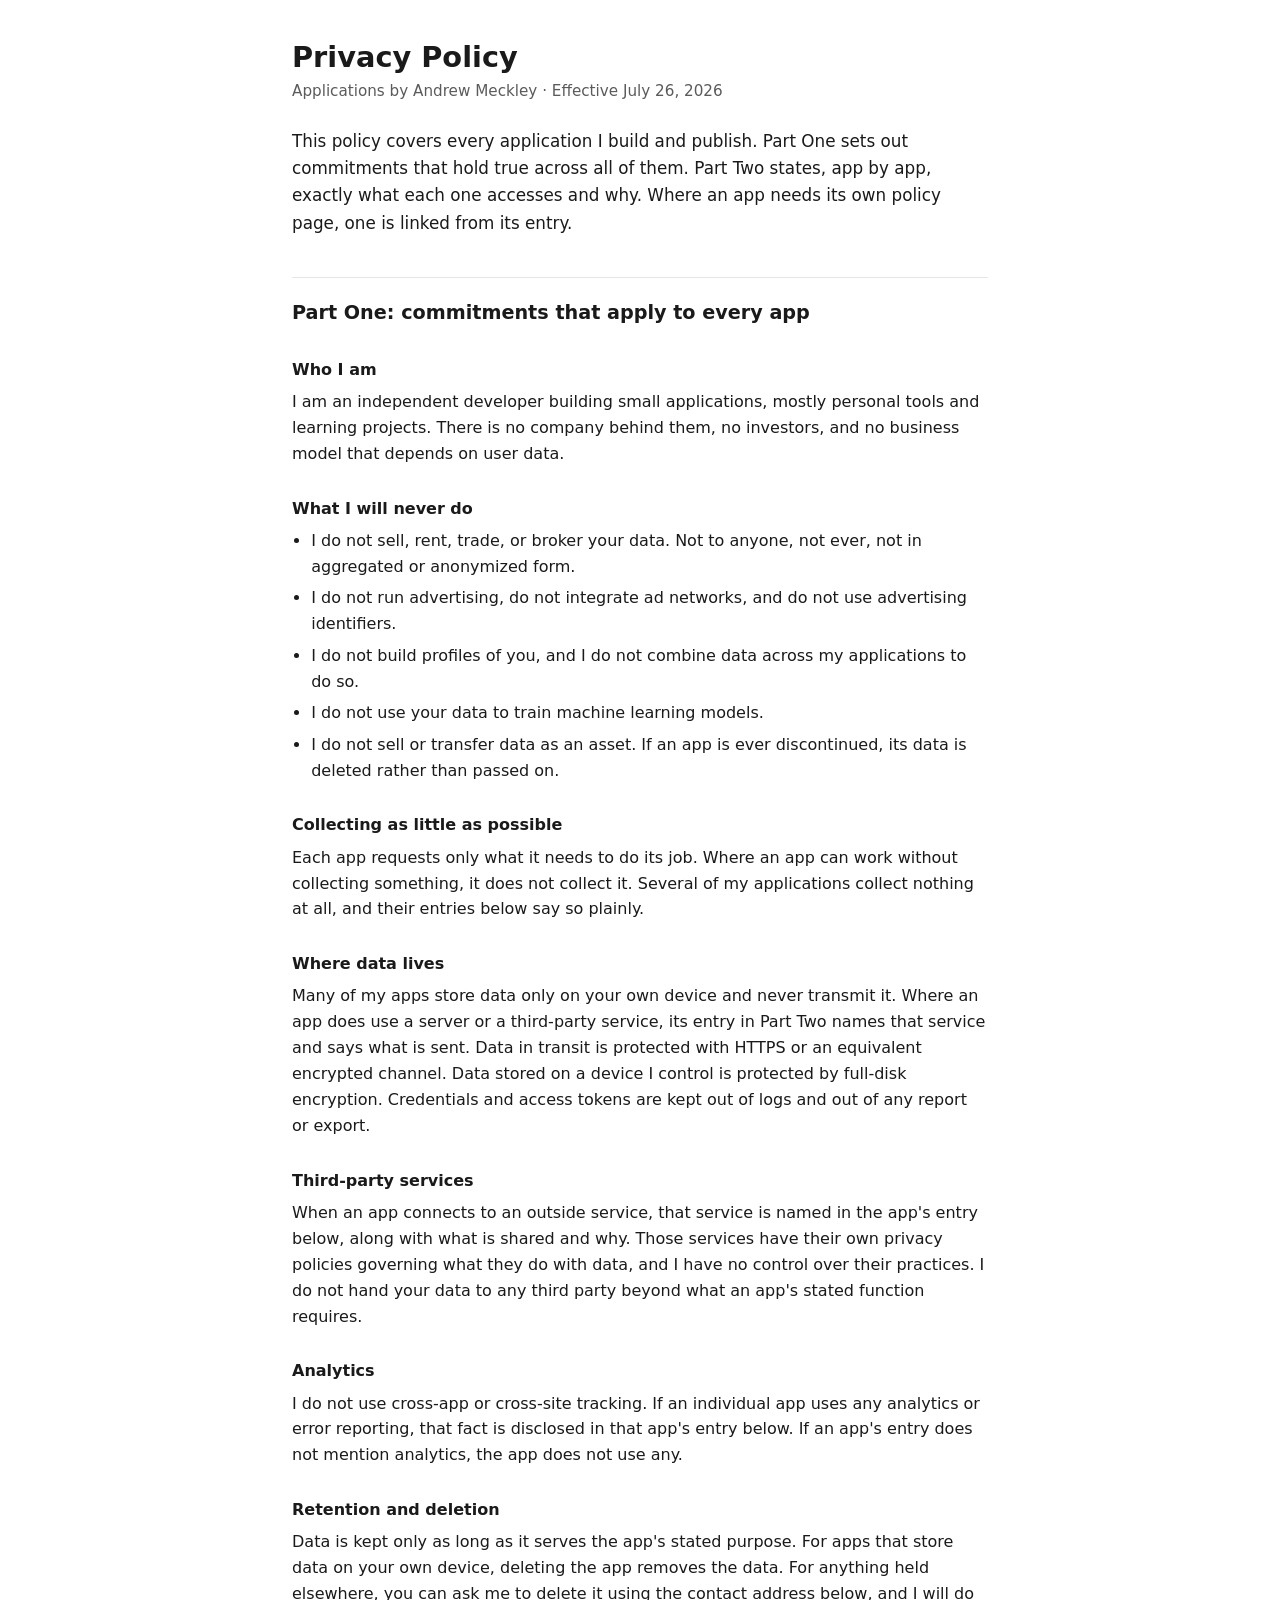
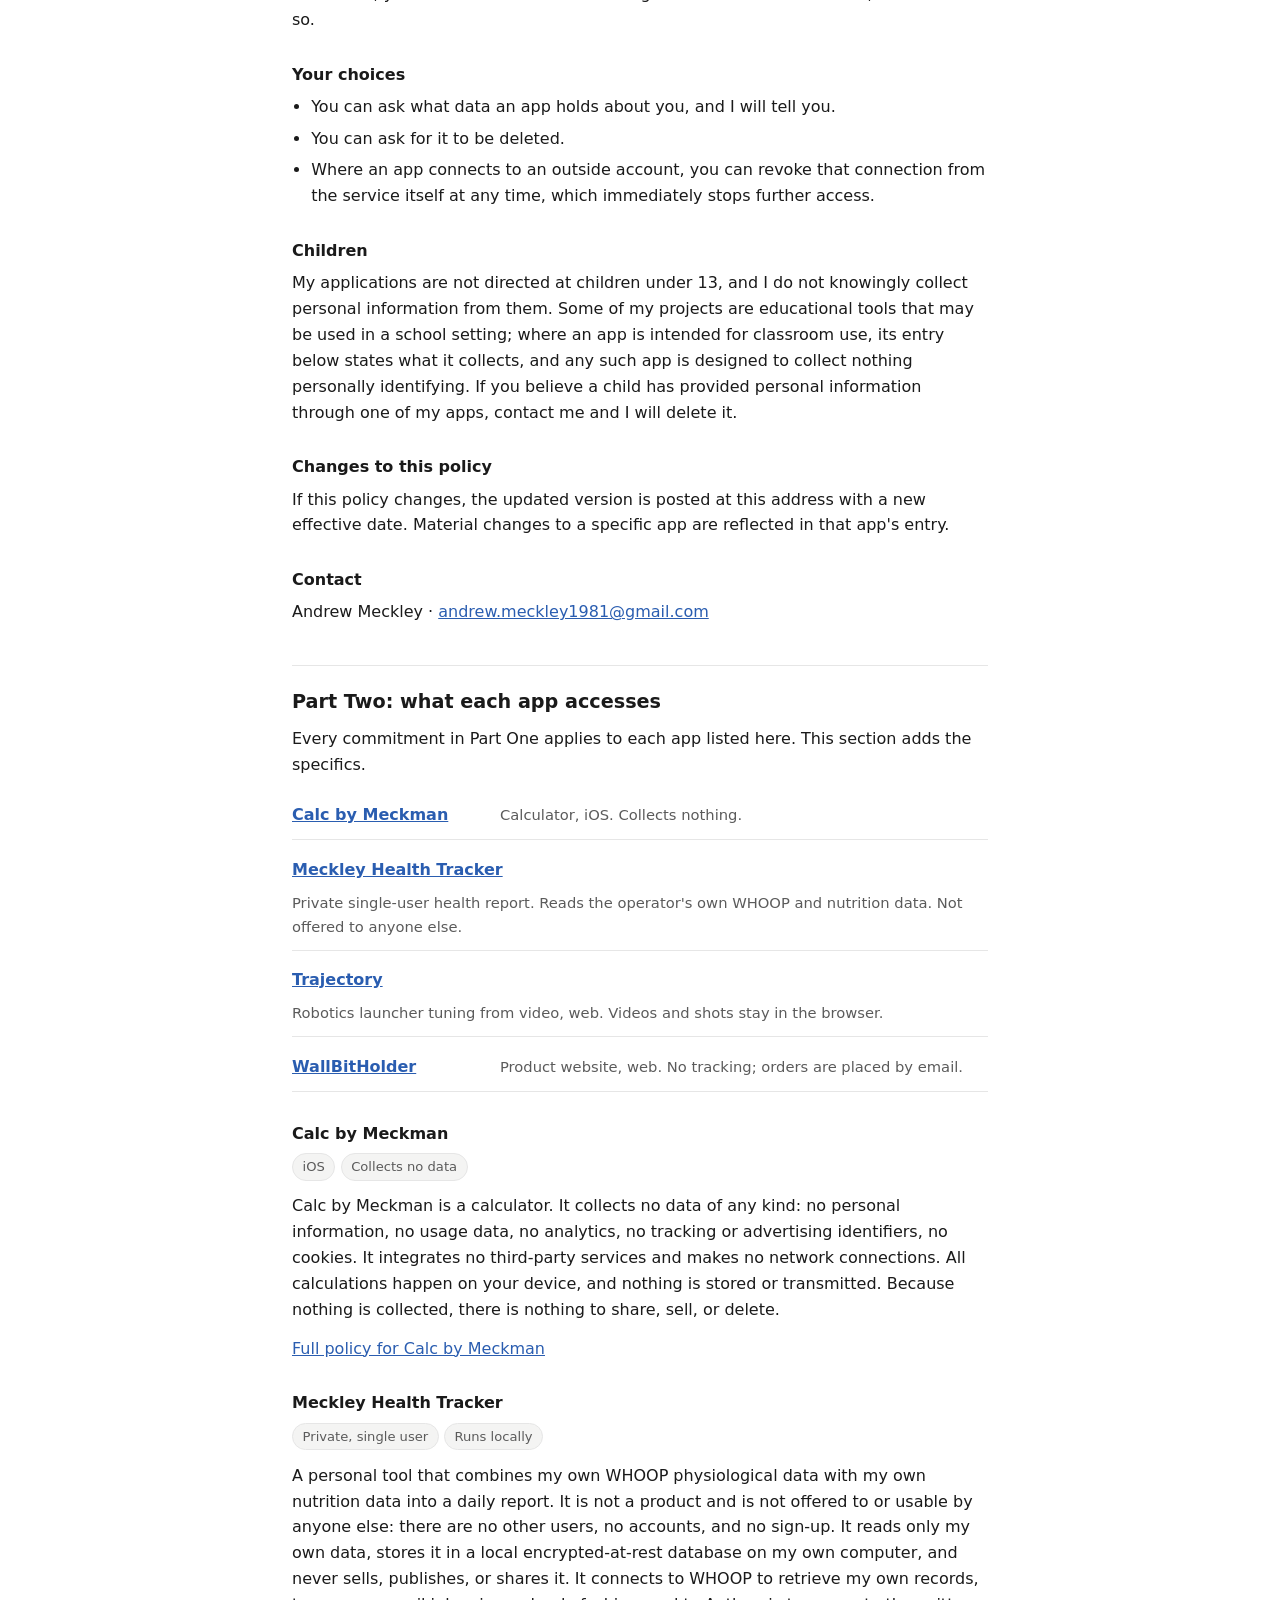
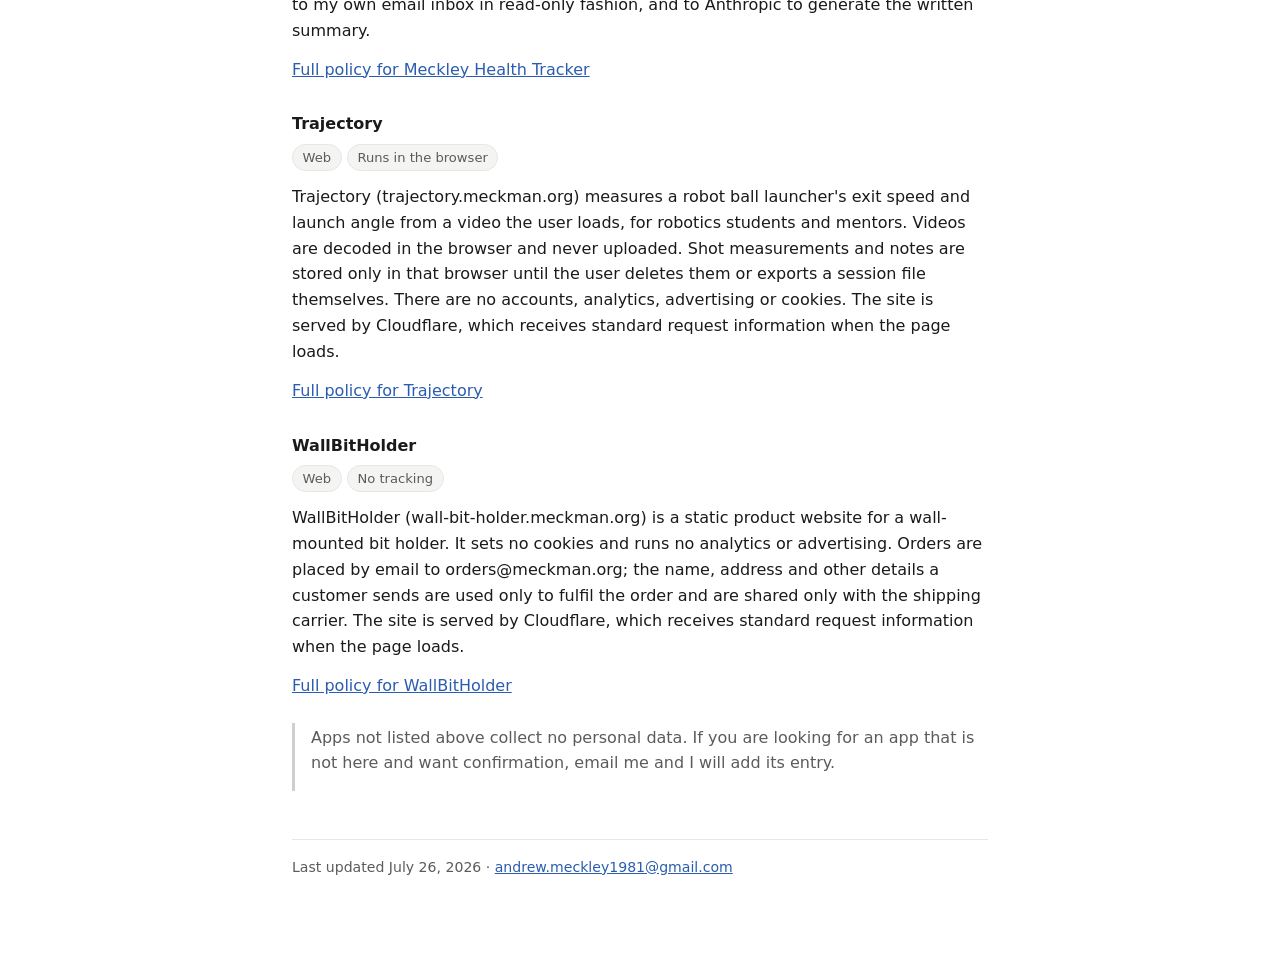
<file: index.html>
<!DOCTYPE html>
<html lang="en">
<head>
<meta charset="utf-8">
<meta name="viewport" content="width=device-width, initial-scale=1">
<meta http-equiv="Content-Security-Policy"
      content="default-src 'none'; style-src 'self'; img-src 'self'; base-uri 'none'; form-action 'none'">
<title>Privacy Policy - Apps by Andrew Meckley</title>
<link rel="stylesheet" href="style.css">
</head>
<body>

<h1>Privacy Policy</h1>
<p class="eff">Applications by Andrew Meckley &middot; Effective July 26, 2026</p>

<p class="lede">
  This policy covers every application I build and publish. Part One sets out commitments
  that hold true across all of them. Part Two states, app by app, exactly what each one
  accesses and why. Where an app needs its own policy page, one is linked from its entry.
</p>

<h2 id="part-one">Part One: commitments that apply to every app</h2>

<h3>Who I am</h3>
<p>
  I am an independent developer building small applications, mostly personal tools and
  learning projects. There is no company behind them, no investors, and no business model
  that depends on user data.
</p>

<h3>What I will never do</h3>
<ul>
  <li>I do not sell, rent, trade, or broker your data. Not to anyone, not ever, not in
      aggregated or anonymized form.</li>
  <li>I do not run advertising, do not integrate ad networks, and do not use advertising
      identifiers.</li>
  <li>I do not build profiles of you, and I do not combine data across my applications to
      do so.</li>
  <li>I do not use your data to train machine learning models.</li>
  <li>I do not sell or transfer data as an asset. If an app is ever discontinued, its data
      is deleted rather than passed on.</li>
</ul>

<h3>Collecting as little as possible</h3>
<p>
  Each app requests only what it needs to do its job. Where an app can work without
  collecting something, it does not collect it. Several of my applications collect nothing
  at all, and their entries below say so plainly.
</p>

<h3>Where data lives</h3>
<p>
  Many of my apps store data only on your own device and never transmit it. Where an app
  does use a server or a third-party service, its entry in Part Two names that service and
  says what is sent. Data in transit is protected with HTTPS or an equivalent encrypted
  channel. Data stored on a device I control is protected by full-disk encryption.
  Credentials and access tokens are kept out of logs and out of any report or export.
</p>

<h3>Third-party services</h3>
<p>
  When an app connects to an outside service, that service is named in the app's entry
  below, along with what is shared and why. Those services have their own privacy policies
  governing what they do with data, and I have no control over their practices. I do not
  hand your data to any third party beyond what an app's stated function requires.
</p>

<h3>Analytics</h3>
<p>
  I do not use cross-app or cross-site tracking. If an individual app uses any analytics
  or error reporting, that fact is disclosed in that app's entry below. If an app's entry
  does not mention analytics, the app does not use any.
</p>

<h3>Retention and deletion</h3>
<p>
  Data is kept only as long as it serves the app's stated purpose. For apps that store
  data on your own device, deleting the app removes the data. For anything held elsewhere,
  you can ask me to delete it using the contact address below, and I will do so.
</p>

<h3>Your choices</h3>
<ul>
  <li>You can ask what data an app holds about you, and I will tell you.</li>
  <li>You can ask for it to be deleted.</li>
  <li>Where an app connects to an outside account, you can revoke that connection from the
      service itself at any time, which immediately stops further access.</li>
</ul>

<h3>Children</h3>
<p>
  My applications are not directed at children under 13, and I do not knowingly collect
  personal information from them. Some of my projects are educational tools that may be
  used in a school setting; where an app is intended for classroom use, its entry below
  states what it collects, and any such app is designed to collect nothing personally
  identifying. If you believe a child has provided personal information through one of my
  apps, contact me and I will delete it.
</p>

<h3>Changes to this policy</h3>
<p>
  If this policy changes, the updated version is posted at this address with a new
  effective date. Material changes to a specific app are reflected in that app's entry.
</p>

<h3>Contact</h3>
<p>
  Andrew Meckley &middot;
  <a href="mailto:andrew.meckley1981@gmail.com">andrew.meckley1981@gmail.com</a>
</p>

<h2 id="part-two">Part Two: what each app accesses</h2>
<p>
  Every commitment in Part One applies to each app listed here. This section adds the
  specifics.
</p>

<ul class="applist">
  <li>
    <span class="name"><a href="apps/calc.html">Calc by Meckman</a></span>
    <span class="what">Calculator, iOS. Collects nothing.</span>
  </li>
  <li>
    <span class="name"><a href="apps/health-tracker.html">Meckley Health Tracker</a></span>
    <span class="what">Private single-user health report. Reads the operator's own WHOOP
      and nutrition data. Not offered to anyone else.</span>
  </li>
  <li>
    <span class="name"><a href="apps/trajectory.html">Trajectory</a></span>
    <span class="what">Robotics launcher tuning from video, web. Videos and shots stay in
      the browser.</span>
  </li>
  <li>
    <span class="name"><a href="apps/wall-bit-holder.html">WallBitHolder</a></span>
    <span class="what">Product website, web. No tracking; orders are placed by email.</span>
  </li>
</ul>

<h3 id="calc">Calc by Meckman</h3>
<p><span class="chip">iOS</span> <span class="chip">Collects no data</span></p>
<p>
  Calc by Meckman is a calculator. It collects no data of any kind: no personal
  information, no usage data, no analytics, no tracking or advertising identifiers, no
  cookies. It integrates no third-party services and makes no network connections. All
  calculations happen on your device, and nothing is stored or transmitted. Because
  nothing is collected, there is nothing to share, sell, or delete.
</p>
<p><a href="apps/calc.html">Full policy for Calc by Meckman</a></p>

<h3 id="health-tracker">Meckley Health Tracker</h3>
<p><span class="chip">Private, single user</span> <span class="chip">Runs locally</span></p>
<p>
  A personal tool that combines my own WHOOP physiological data with my own nutrition data
  into a daily report. It is not a product and is not offered to or usable by anyone else:
  there are no other users, no accounts, and no sign-up. It reads only my own data, stores
  it in a local encrypted-at-rest database on my own computer, and never sells, publishes,
  or shares it. It connects to WHOOP to retrieve my own records, to my own email inbox in
  read-only fashion, and to Anthropic to generate the written summary.
</p>
<p><a href="apps/health-tracker.html">Full policy for Meckley Health Tracker</a></p>

<h3 id="trajectory">Trajectory</h3>
<p><span class="chip">Web</span> <span class="chip">Runs in the browser</span></p>
<p>
  Trajectory (trajectory.meckman.org) measures a robot ball launcher's exit speed and
  launch angle from a video the user loads, for robotics students and mentors. Videos are
  decoded in the browser and never uploaded. Shot measurements and notes are stored only in
  that browser until the user deletes them or exports a session file themselves. There are
  no accounts, analytics, advertising or cookies. The site is served by Cloudflare, which
  receives standard request information when the page loads.
</p>
<p><a href="apps/trajectory.html">Full policy for Trajectory</a></p>

<h3 id="wall-bit-holder">WallBitHolder</h3>
<p><span class="chip">Web</span> <span class="chip">No tracking</span></p>
<p>
  WallBitHolder (wall-bit-holder.meckman.org) is a static product website for a wall-mounted
  bit holder. It sets no cookies and runs no analytics or advertising. Orders are placed by
  email to orders@meckman.org; the name, address and other details a customer sends are used
  only to fulfil the order and are shared only with the shipping carrier. The site is served
  by Cloudflare, which receives standard request information when the page loads.
</p>
<p><a href="apps/wall-bit-holder.html">Full policy for WallBitHolder</a></p>

<div class="note">
  <p>
    Apps not listed above collect no personal data. If you are looking for an app that is
    not here and want confirmation, email me and I will add its entry.
  </p>
</div>

<footer>
  Last updated July 26, 2026 &middot;
  <a href="mailto:andrew.meckley1981@gmail.com">andrew.meckley1981@gmail.com</a>
</footer>

</body>
</html>
</file>
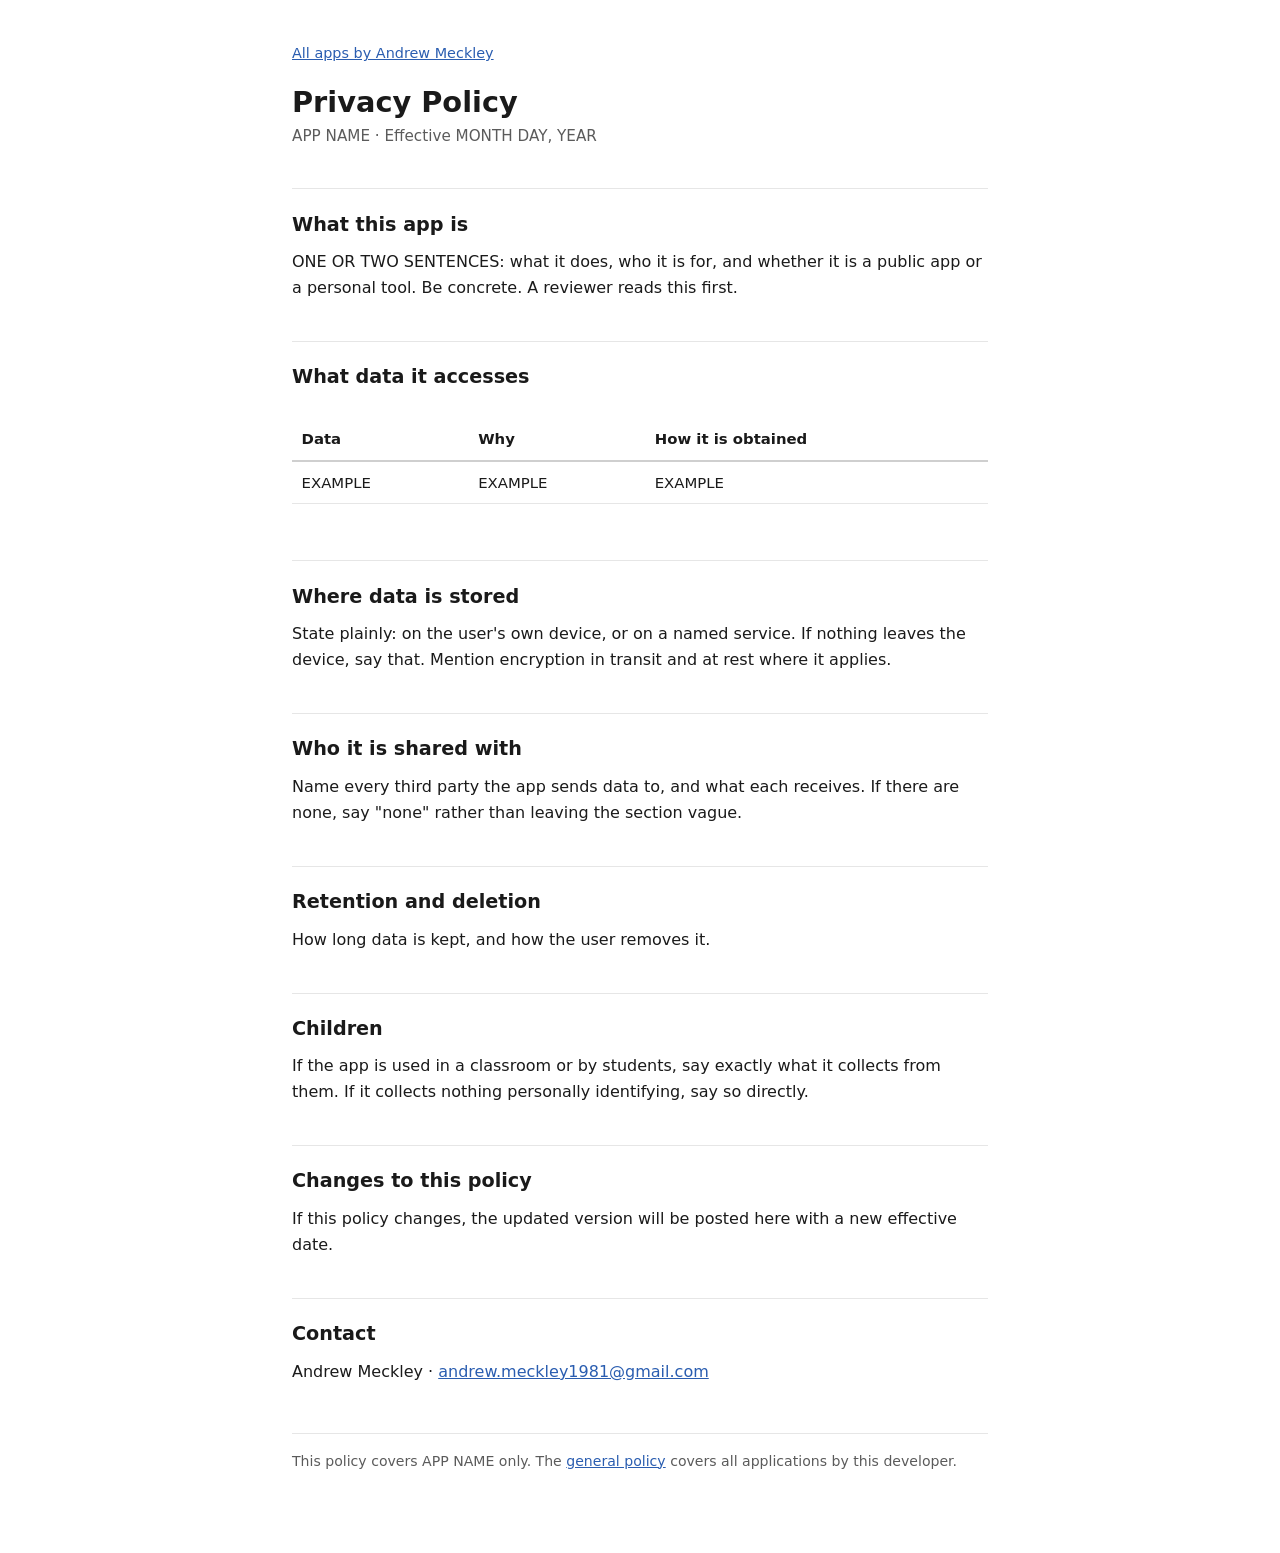
<file: apps/_template.html>
<!DOCTYPE html>
<html lang="en">
<head>
<meta charset="utf-8">
<meta name="viewport" content="width=device-width, initial-scale=1">
<meta http-equiv="Content-Security-Policy"
      content="default-src 'none'; style-src 'self'; img-src 'self'; base-uri 'none'; form-action 'none'">
<title>Privacy Policy - APP NAME</title>
<link rel="stylesheet" href="../style.css">
</head>
<body>

<a class="back" href="../index.html">All apps by Andrew Meckley</a>

<h1>Privacy Policy</h1>
<p class="eff">APP NAME &middot; Effective MONTH DAY, YEAR</p>

<h2>What this app is</h2>
<p>
  ONE OR TWO SENTENCES: what it does, who it is for, and whether it is a public app or a
  personal tool. Be concrete. A reviewer reads this first.
</p>

<h2>What data it accesses</h2>
<!-- If the honest answer is "none", delete the table and say so in one sentence.
     That is the best possible answer and it should be stated plainly. -->
<div class="scroll">
<table>
  <tr><th>Data</th><th>Why</th><th>How it is obtained</th></tr>
  <tr><td>EXAMPLE</td><td>EXAMPLE</td><td>EXAMPLE</td></tr>
</table>
</div>

<h2>Where data is stored</h2>
<p>
  State plainly: on the user's own device, or on a named service. If nothing leaves the
  device, say that. Mention encryption in transit and at rest where it applies.
</p>

<h2>Who it is shared with</h2>
<p>
  Name every third party the app sends data to, and what each receives. If there are
  none, say "none" rather than leaving the section vague.
</p>

<h2>Retention and deletion</h2>
<p>How long data is kept, and how the user removes it.</p>

<h2>Children</h2>
<p>
  If the app is used in a classroom or by students, say exactly what it collects from
  them. If it collects nothing personally identifying, say so directly.
</p>

<h2>Changes to this policy</h2>
<p>
  If this policy changes, the updated version will be posted here with a new effective
  date.
</p>

<h2>Contact</h2>
<p>
  Andrew Meckley &middot;
  <a href="mailto:andrew.meckley1981@gmail.com">andrew.meckley1981@gmail.com</a>
</p>

<footer>
  This policy covers APP NAME only. The
  <a href="../index.html">general policy</a> covers all applications by this developer.
</footer>

</body>
</html>
</file>
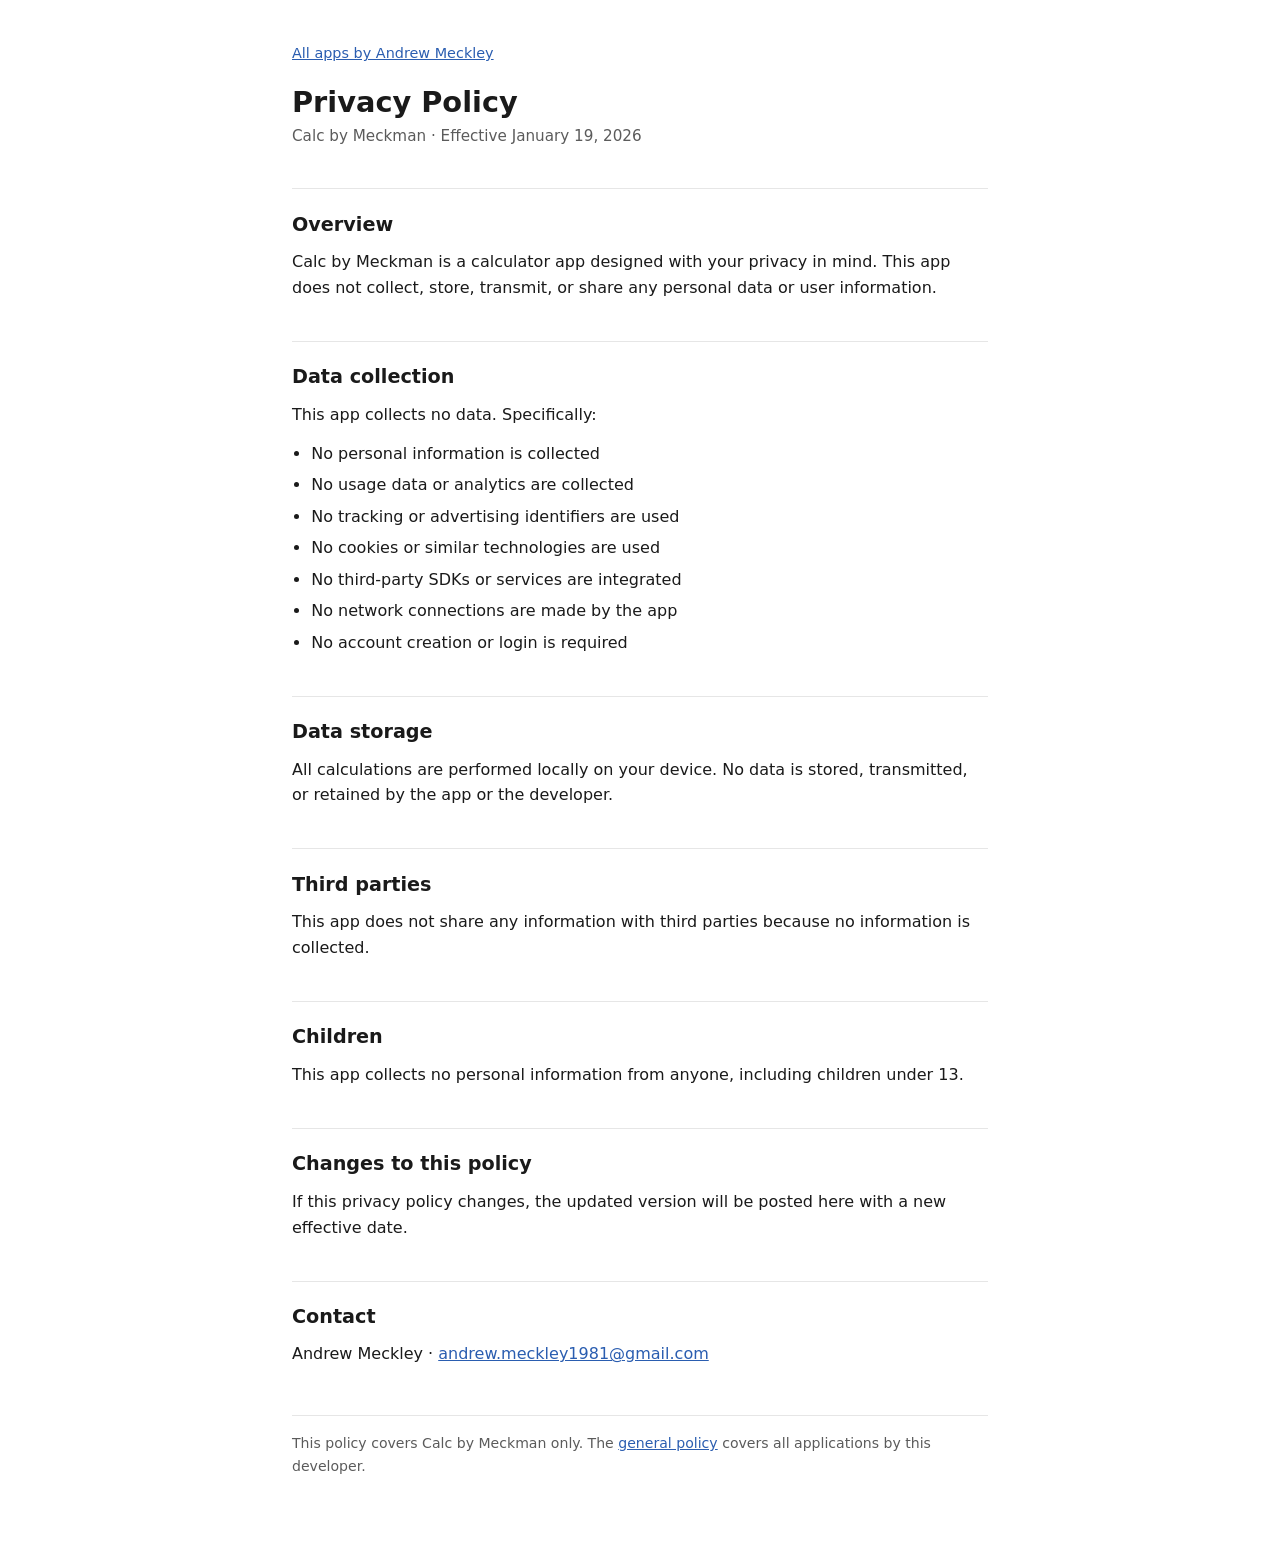
<file: apps/calc.html>
<!DOCTYPE html>
<html lang="en">
<head>
<meta charset="utf-8">
<meta name="viewport" content="width=device-width, initial-scale=1">
<meta http-equiv="Content-Security-Policy"
      content="default-src 'none'; style-src 'self'; img-src 'self'; base-uri 'none'; form-action 'none'">
<title>Privacy Policy - Calc by Meckman</title>
<link rel="stylesheet" href="../style.css">
</head>
<body>

<a class="back" href="../index.html">All apps by Andrew Meckley</a>

<h1>Privacy Policy</h1>
<p class="eff">Calc by Meckman &middot; Effective January 19, 2026</p>

<h2>Overview</h2>
<p>
  Calc by Meckman is a calculator app designed with your privacy in mind. This app does
  not collect, store, transmit, or share any personal data or user information.
</p>

<h2>Data collection</h2>
<p>This app collects no data. Specifically:</p>
<ul>
  <li>No personal information is collected</li>
  <li>No usage data or analytics are collected</li>
  <li>No tracking or advertising identifiers are used</li>
  <li>No cookies or similar technologies are used</li>
  <li>No third-party SDKs or services are integrated</li>
  <li>No network connections are made by the app</li>
  <li>No account creation or login is required</li>
</ul>

<h2>Data storage</h2>
<p>
  All calculations are performed locally on your device. No data is stored, transmitted,
  or retained by the app or the developer.
</p>

<h2>Third parties</h2>
<p>
  This app does not share any information with third parties because no information is
  collected.
</p>

<h2>Children</h2>
<p>
  This app collects no personal information from anyone, including children under 13.
</p>

<h2>Changes to this policy</h2>
<p>
  If this privacy policy changes, the updated version will be posted here with a new
  effective date.
</p>

<h2>Contact</h2>
<p>
  Andrew Meckley &middot;
  <a href="mailto:andrew.meckley1981@gmail.com">andrew.meckley1981@gmail.com</a>
</p>

<footer>
  This policy covers Calc by Meckman only. The
  <a href="../index.html">general policy</a> covers all applications by this developer.
</footer>

</body>
</html>
</file>
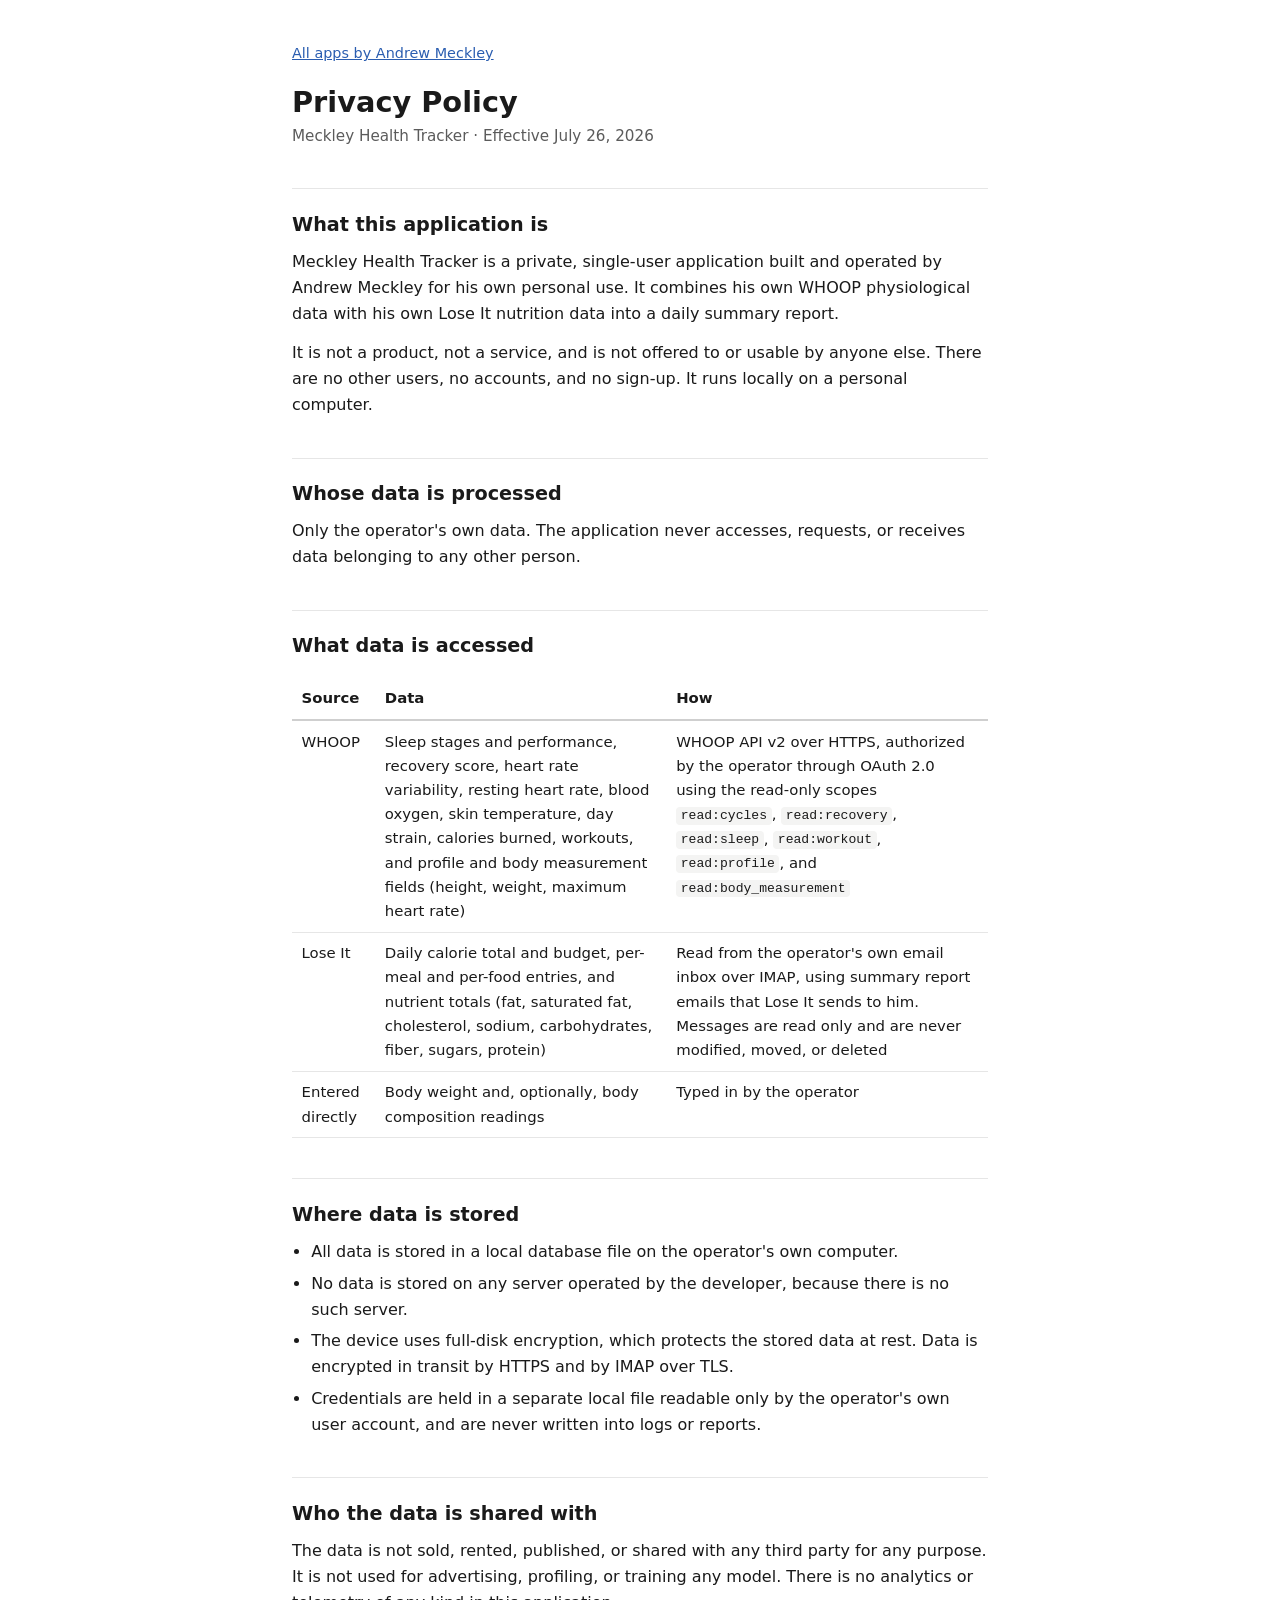
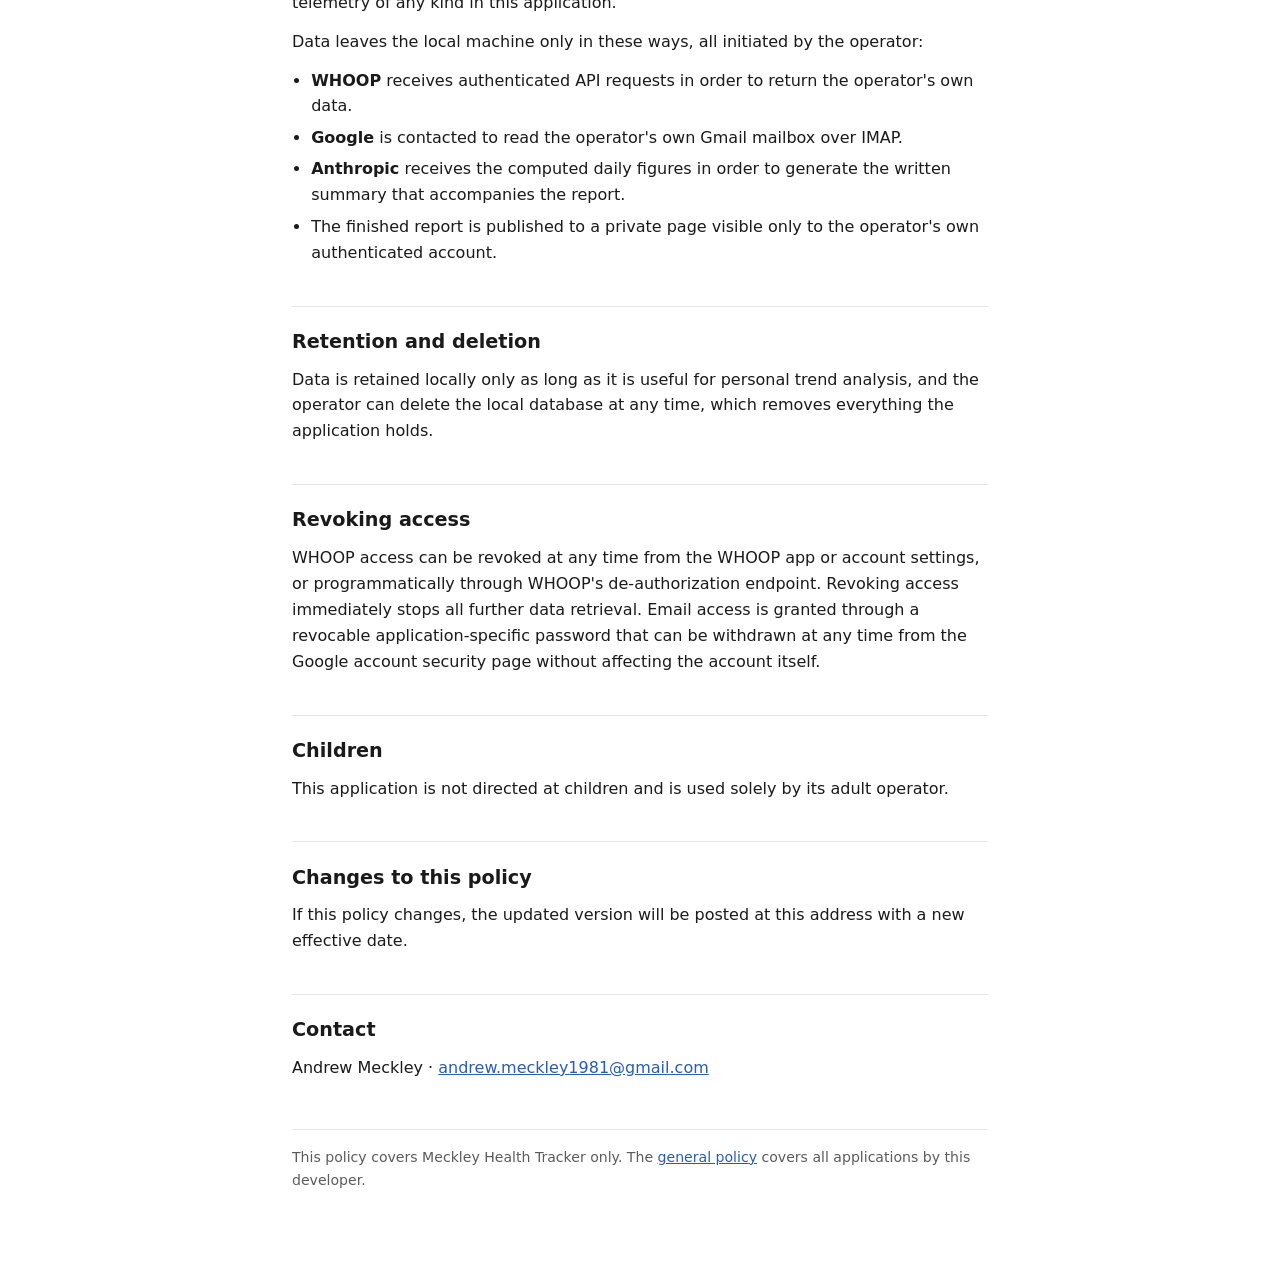
<file: apps/health-tracker.html>
<!DOCTYPE html>
<html lang="en">
<head>
<meta charset="utf-8">
<meta name="viewport" content="width=device-width, initial-scale=1">
<meta http-equiv="Content-Security-Policy"
      content="default-src 'none'; style-src 'self'; img-src 'self'; base-uri 'none'; form-action 'none'">
<title>Privacy Policy - Meckley Health Tracker</title>
<link rel="stylesheet" href="../style.css">
</head>
<body>

<a class="back" href="../index.html">All apps by Andrew Meckley</a>

<h1>Privacy Policy</h1>
<p class="eff">Meckley Health Tracker &middot; Effective July 26, 2026</p>

<h2>What this application is</h2>
<p>
  Meckley Health Tracker is a private, single-user application built and operated by
  Andrew Meckley for his own personal use. It combines his own WHOOP physiological data
  with his own Lose It nutrition data into a daily summary report.
</p>
<p>
  It is not a product, not a service, and is not offered to or usable by anyone else.
  There are no other users, no accounts, and no sign-up. It runs locally on a personal
  computer.
</p>

<h2>Whose data is processed</h2>
<p>
  Only the operator's own data. The application never accesses, requests, or receives
  data belonging to any other person.
</p>

<h2>What data is accessed</h2>
<table>
  <tr><th>Source</th><th>Data</th><th>How</th></tr>
  <tr>
    <td>WHOOP</td>
    <td>Sleep stages and performance, recovery score, heart rate variability, resting
        heart rate, blood oxygen, skin temperature, day strain, calories burned,
        workouts, and profile and body measurement fields (height, weight, maximum
        heart rate)</td>
    <td>WHOOP API v2 over HTTPS, authorized by the operator through OAuth 2.0 using the
        read-only scopes <code>read:cycles</code>, <code>read:recovery</code>,
        <code>read:sleep</code>, <code>read:workout</code>, <code>read:profile</code>,
        and <code>read:body_measurement</code></td>
  </tr>
  <tr>
    <td>Lose It</td>
    <td>Daily calorie total and budget, per-meal and per-food entries, and nutrient
        totals (fat, saturated fat, cholesterol, sodium, carbohydrates, fiber, sugars,
        protein)</td>
    <td>Read from the operator's own email inbox over IMAP, using summary report emails
        that Lose It sends to him. Messages are read only and are never modified,
        moved, or deleted</td>
  </tr>
  <tr>
    <td>Entered directly</td>
    <td>Body weight and, optionally, body composition readings</td>
    <td>Typed in by the operator</td>
  </tr>
</table>

<h2>Where data is stored</h2>
<ul>
  <li>All data is stored in a local database file on the operator's own computer.</li>
  <li>No data is stored on any server operated by the developer, because there is no
      such server.</li>
  <li>The device uses full-disk encryption, which protects the stored data at rest.
      Data is encrypted in transit by HTTPS and by IMAP over TLS.</li>
  <li>Credentials are held in a separate local file readable only by the operator's own
      user account, and are never written into logs or reports.</li>
</ul>

<h2>Who the data is shared with</h2>
<p>
  The data is not sold, rented, published, or shared with any third party for any
  purpose. It is not used for advertising, profiling, or training any model. There is no
  analytics or telemetry of any kind in this application.
</p>
<p>Data leaves the local machine only in these ways, all initiated by the operator:</p>
<ul>
  <li><strong>WHOOP</strong> receives authenticated API requests in order to return the
      operator's own data.</li>
  <li><strong>Google</strong> is contacted to read the operator's own Gmail mailbox over
      IMAP.</li>
  <li><strong>Anthropic</strong> receives the computed daily figures in order to generate
      the written summary that accompanies the report.</li>
  <li>The finished report is published to a private page visible only to the operator's
      own authenticated account.</li>
</ul>

<h2>Retention and deletion</h2>
<p>
  Data is retained locally only as long as it is useful for personal trend analysis, and
  the operator can delete the local database at any time, which removes everything the
  application holds.
</p>

<h2>Revoking access</h2>
<p>
  WHOOP access can be revoked at any time from the WHOOP app or account settings, or
  programmatically through WHOOP's de-authorization endpoint. Revoking access
  immediately stops all further data retrieval. Email access is granted through a
  revocable application-specific password that can be withdrawn at any time from the
  Google account security page without affecting the account itself.
</p>

<h2>Children</h2>
<p>This application is not directed at children and is used solely by its adult operator.</p>

<h2>Changes to this policy</h2>
<p>
  If this policy changes, the updated version will be posted at this address with a new
  effective date.
</p>

<h2>Contact</h2>
<p>Andrew Meckley &middot; <a href="mailto:andrew.meckley1981@gmail.com">andrew.meckley1981@gmail.com</a></p>

<footer>
  This policy covers Meckley Health Tracker only. The
  <a href="../index.html">general policy</a> covers all applications by this developer.
</footer>

</body>
</html>
</file>
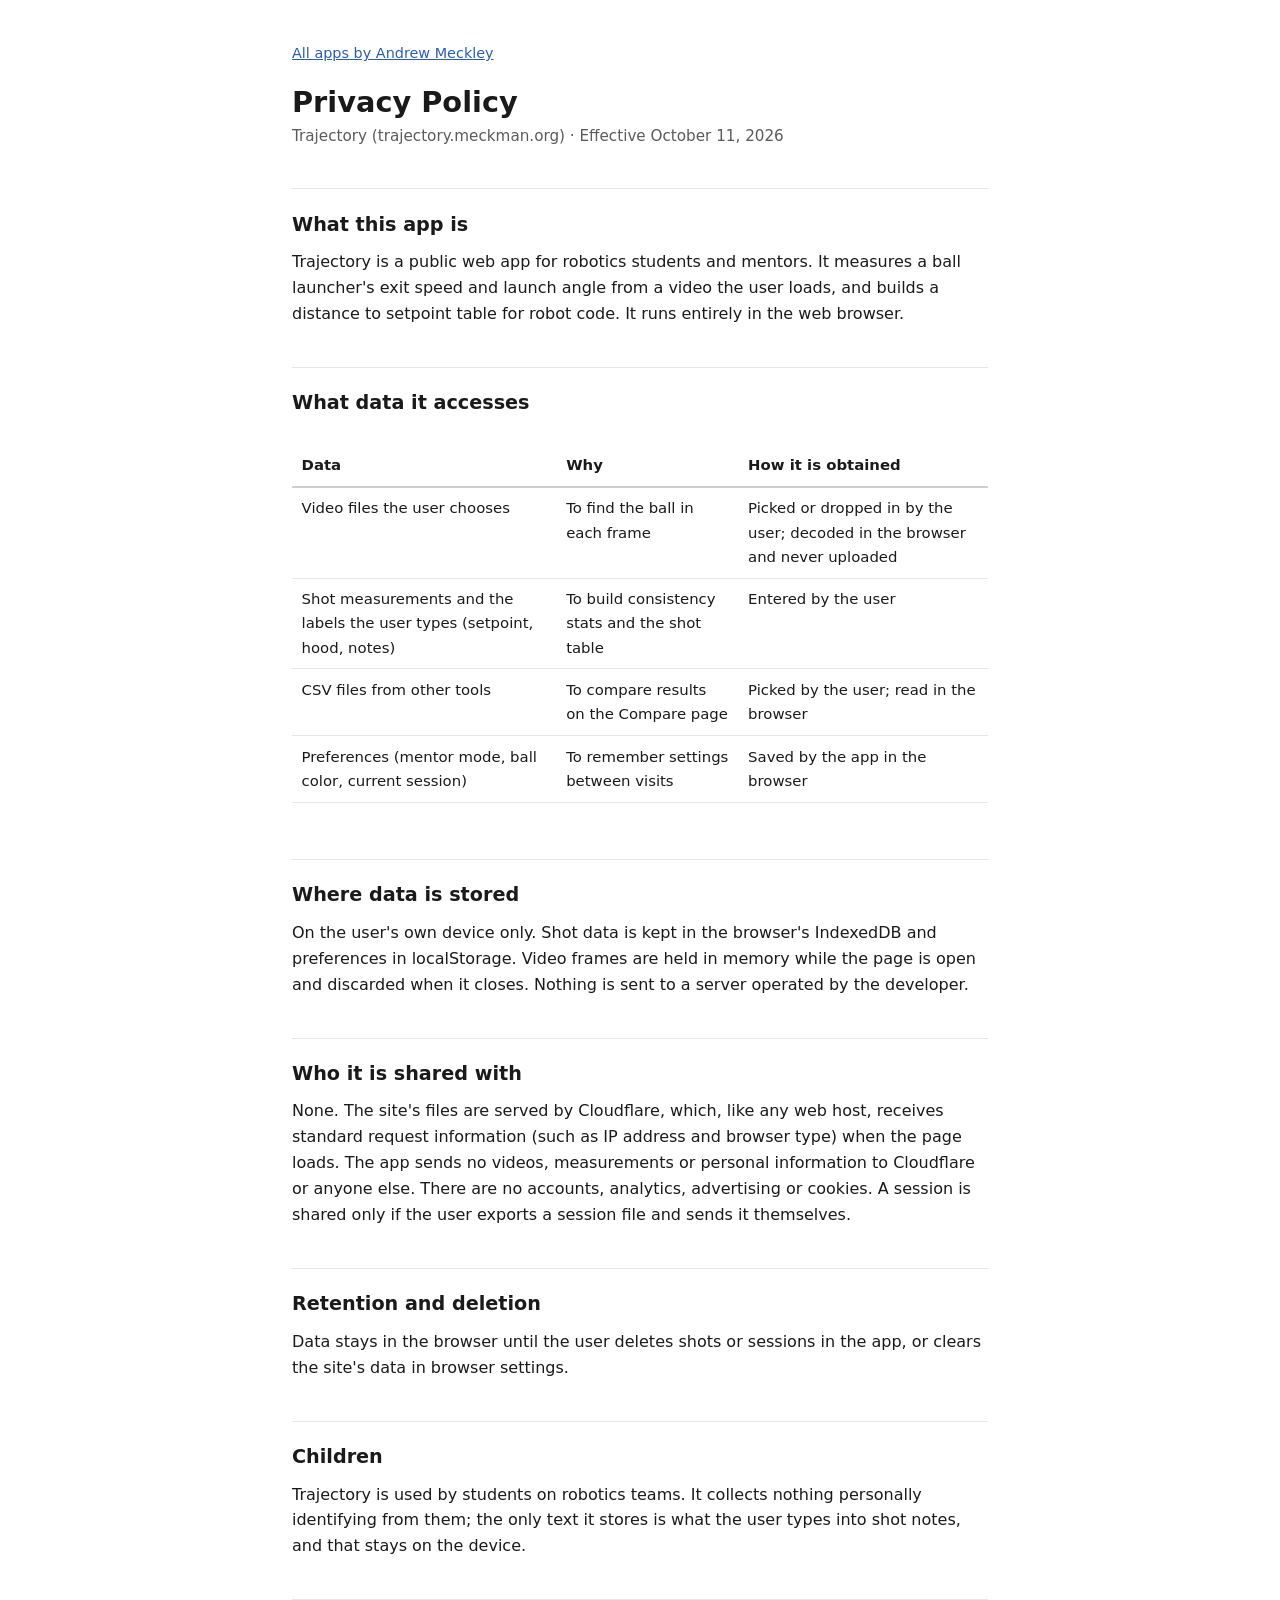
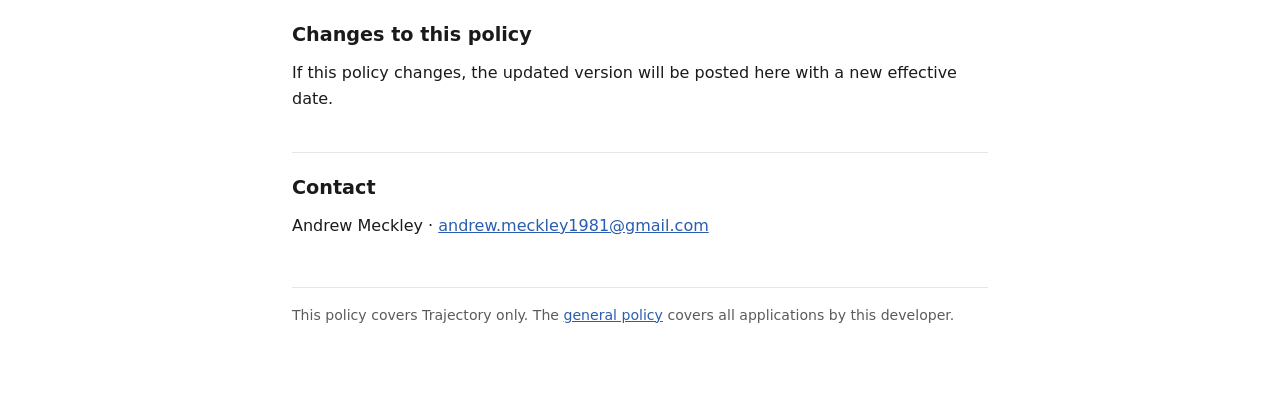
<file: apps/trajectory.html>
<!DOCTYPE html>
<html lang="en">
<head>
<meta charset="utf-8">
<meta name="viewport" content="width=device-width, initial-scale=1">
<meta http-equiv="Content-Security-Policy"
      content="default-src 'none'; style-src 'self'; img-src 'self'; base-uri 'none'; form-action 'none'">
<title>Privacy Policy - Trajectory</title>
<link rel="stylesheet" href="../style.css">
</head>
<body>

<a class="back" href="../index.html">All apps by Andrew Meckley</a>

<h1>Privacy Policy</h1>
<p class="eff">Trajectory (trajectory.meckman.org) &middot; Effective October 11, 2026</p>

<h2>What this app is</h2>
<p>
  Trajectory is a public web app for robotics students and mentors. It measures a ball
  launcher's exit speed and launch angle from a video the user loads, and builds a
  distance to setpoint table for robot code. It runs entirely in the web browser.
</p>

<h2>What data it accesses</h2>
<div class="scroll">
<table>
  <tr><th>Data</th><th>Why</th><th>How it is obtained</th></tr>
  <tr><td>Video files the user chooses</td><td>To find the ball in each frame</td><td>Picked or dropped in by the user; decoded in the browser and never uploaded</td></tr>
  <tr><td>Shot measurements and the labels the user types (setpoint, hood, notes)</td><td>To build consistency stats and the shot table</td><td>Entered by the user</td></tr>
  <tr><td>CSV files from other tools</td><td>To compare results on the Compare page</td><td>Picked by the user; read in the browser</td></tr>
  <tr><td>Preferences (mentor mode, ball color, current session)</td><td>To remember settings between visits</td><td>Saved by the app in the browser</td></tr>
</table>
</div>

<h2>Where data is stored</h2>
<p>
  On the user's own device only. Shot data is kept in the browser's IndexedDB and preferences
  in localStorage. Video frames are held in memory while the page is open and discarded when
  it closes. Nothing is sent to a server operated by the developer.
</p>

<h2>Who it is shared with</h2>
<p>
  None. The site's files are served by Cloudflare, which, like any web host, receives
  standard request information (such as IP address and browser type) when the page loads.
  The app sends no videos, measurements or personal information to Cloudflare or anyone
  else. There are no accounts, analytics, advertising or cookies. A session is shared only
  if the user exports a session file and sends it themselves.
</p>

<h2>Retention and deletion</h2>
<p>
  Data stays in the browser until the user deletes shots or sessions in the app, or clears
  the site's data in browser settings.
</p>

<h2>Children</h2>
<p>
  Trajectory is used by students on robotics teams. It collects nothing personally
  identifying from them; the only text it stores is what the user types into shot notes,
  and that stays on the device.
</p>

<h2>Changes to this policy</h2>
<p>
  If this policy changes, the updated version will be posted here with a new effective
  date.
</p>

<h2>Contact</h2>
<p>
  Andrew Meckley &middot;
  <a href="mailto:andrew.meckley1981@gmail.com">andrew.meckley1981@gmail.com</a>
</p>

<footer>
  This policy covers Trajectory only. The
  <a href="../index.html">general policy</a> covers all applications by this developer.
</footer>

</body>
</html>
</file>
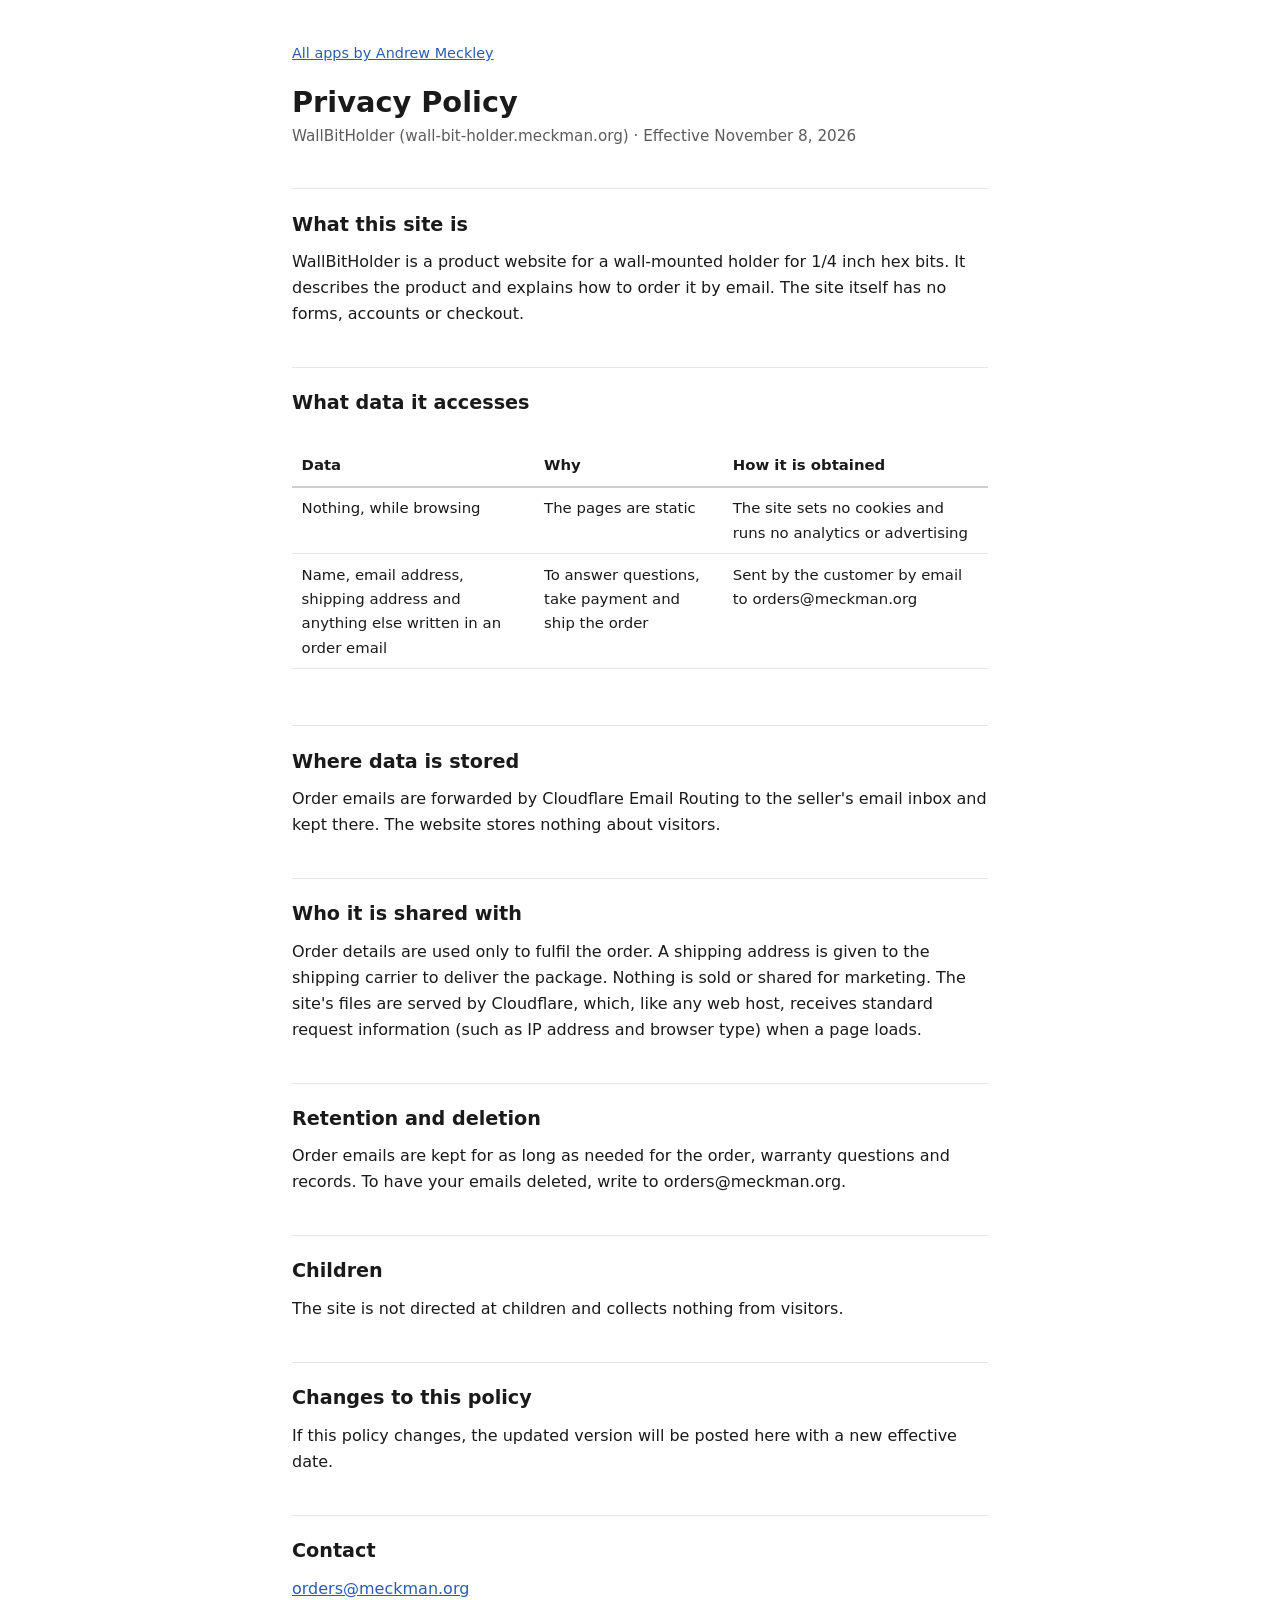
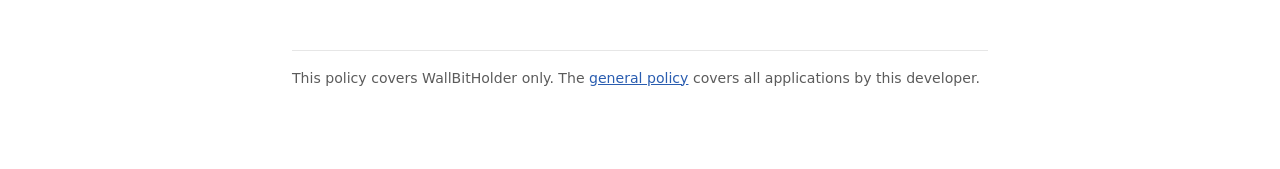
<file: apps/wall-bit-holder.html>
<!DOCTYPE html>
<html lang="en">
<head>
<meta charset="utf-8">
<meta name="viewport" content="width=device-width, initial-scale=1">
<meta http-equiv="Content-Security-Policy"
      content="default-src 'none'; style-src 'self'; img-src 'self'; base-uri 'none'; form-action 'none'">
<title>Privacy Policy - WallBitHolder</title>
<link rel="stylesheet" href="../style.css">
</head>
<body>

<a class="back" href="../index.html">All apps by Andrew Meckley</a>

<h1>Privacy Policy</h1>
<p class="eff">WallBitHolder (wall-bit-holder.meckman.org) &middot; Effective November 8, 2026</p>

<h2>What this site is</h2>
<p>
  WallBitHolder is a product website for a wall-mounted holder for 1/4 inch hex bits. It
  describes the product and explains how to order it by email. The site itself has no
  forms, accounts or checkout.
</p>

<h2>What data it accesses</h2>
<div class="scroll">
<table>
  <tr><th>Data</th><th>Why</th><th>How it is obtained</th></tr>
  <tr><td>Nothing, while browsing</td><td>The pages are static</td><td>The site sets no cookies and runs no analytics or advertising</td></tr>
  <tr><td>Name, email address, shipping address and anything else written in an order email</td><td>To answer questions, take payment and ship the order</td><td>Sent by the customer by email to orders@meckman.org</td></tr>
</table>
</div>

<h2>Where data is stored</h2>
<p>
  Order emails are forwarded by Cloudflare Email Routing to the seller's email inbox and kept
  there. The website stores nothing about visitors.
</p>

<h2>Who it is shared with</h2>
<p>
  Order details are used only to fulfil the order. A shipping address is given to the
  shipping carrier to deliver the package. Nothing is sold or shared for marketing. The
  site's files are served by Cloudflare, which, like any web host, receives standard request
  information (such as IP address and browser type) when a page loads.
</p>

<h2>Retention and deletion</h2>
<p>
  Order emails are kept for as long as needed for the order, warranty questions and records.
  To have your emails deleted, write to orders@meckman.org.
</p>

<h2>Children</h2>
<p>
  The site is not directed at children and collects nothing from visitors.
</p>

<h2>Changes to this policy</h2>
<p>
  If this policy changes, the updated version will be posted here with a new effective
  date.
</p>

<h2>Contact</h2>
<p>
  <a href="mailto:orders@meckman.org">orders@meckman.org</a>
</p>

<footer>
  This policy covers WallBitHolder only. The
  <a href="../index.html">general policy</a> covers all applications by this developer.
</footer>

</body>
</html>
</file>
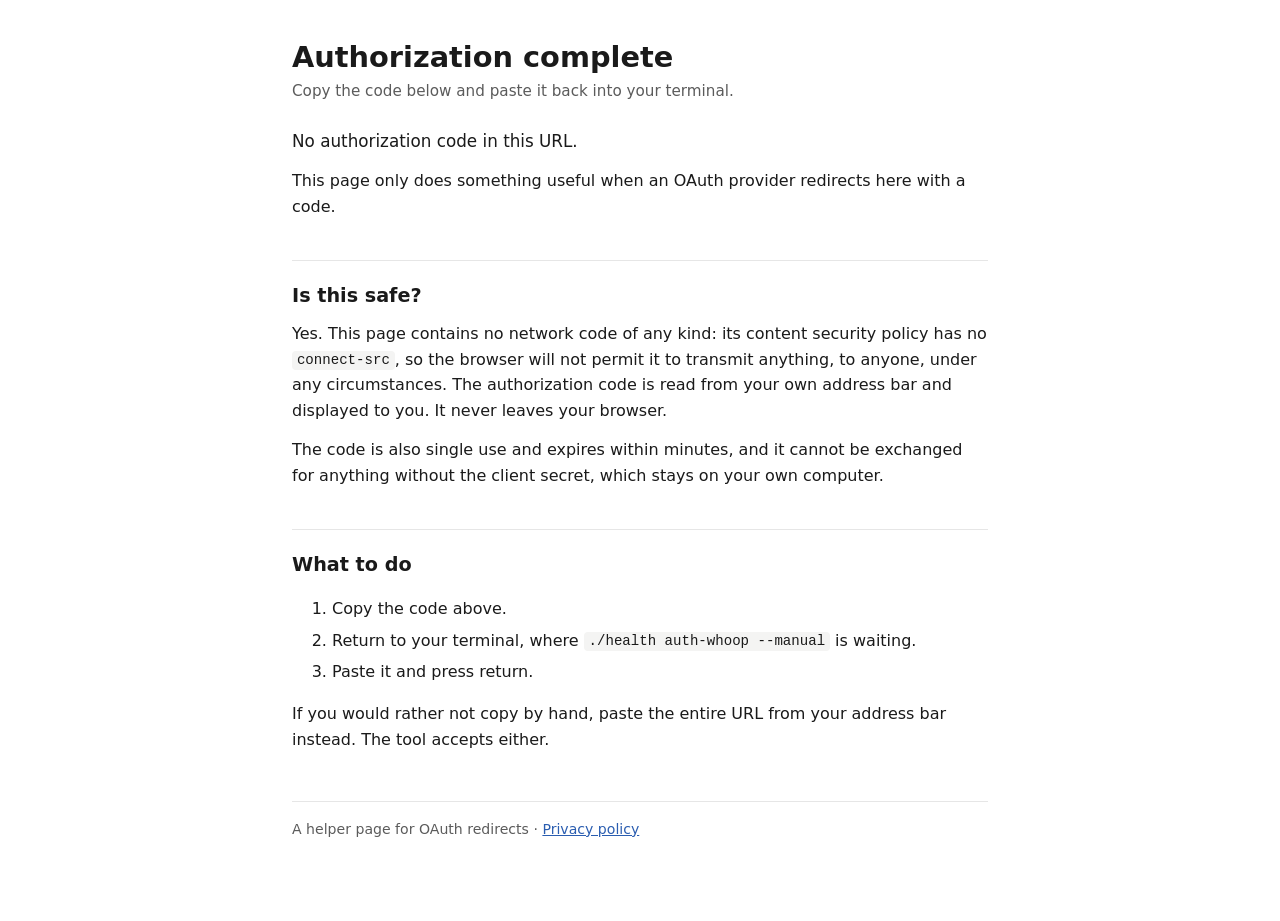
<file: oauth/callback.html>
<!DOCTYPE html>
<html lang="en">
<head>
<meta charset="utf-8">
<meta name="viewport" content="width=device-width, initial-scale=1">
<meta name="robots" content="noindex, nofollow">
<!-- No connect-src at all: this page is incapable of sending anything anywhere. -->
<meta http-equiv="Content-Security-Policy"
      content="default-src 'none'; style-src 'self'; script-src 'self'; base-uri 'none'; form-action 'none'">
<title>Authorization complete</title>
<link rel="stylesheet" href="../style.css">
</head>
<body>

<h1>Authorization complete</h1>
<p class="eff">Copy the code below and paste it back into your terminal.</p>

<div id="result">
  <p class="lede">Reading the authorization code from the address bar...</p>
</div>

<h2>Is this safe?</h2>
<p>
  Yes. This page contains no network code of any kind: its content security policy has no
  <code>connect-src</code>, so the browser will not permit it to transmit anything, to
  anyone, under any circumstances. The authorization code is read from your own address
  bar and displayed to you. It never leaves your browser.
</p>
<p>
  The code is also single use and expires within minutes, and it cannot be exchanged for
  anything without the client secret, which stays on your own computer.
</p>

<h2>What to do</h2>
<ol>
  <li>Copy the code above.</li>
  <li>Return to your terminal, where <code>./health auth-whoop --manual</code> is waiting.</li>
  <li>Paste it and press return.</li>
</ol>
<p>
  If you would rather not copy by hand, paste the entire URL from your address bar
  instead. The tool accepts either.
</p>

<footer>
  A helper page for OAuth redirects &middot;
  <a href="../index.html">Privacy policy</a>
</footer>

<script src="callback.js"></script>
</body>
</html>
</file>
<file: style.css>
/* Shared styling for every Meckman privacy page. */
:root {
  color-scheme: light dark;
  --ink: #1a1a1a;
  --ink-soft: #5b5b5b;
  --bg: #ffffff;
  --rule: #e6e6e6;
  --rule-strong: #cfcfcf;
  --chip: #f4f4f3;
  --accent: #2a5db0;
}
@media (prefers-color-scheme: dark) {
  :root {
    --ink: #e9e9e7;
    --ink-soft: #a9a9a4;
    --bg: #131313;
    --rule: #272726;
    --rule-strong: #3a3a38;
    --chip: #202020;
    --accent: #7aa8f0;
  }
}

* { box-sizing: border-box; }
body {
  font-family: system-ui, -apple-system, "Segoe UI", sans-serif;
  line-height: 1.62;
  color: var(--ink);
  background: var(--bg);
  max-width: 46rem;
  margin: 0 auto;
  padding: 2.5rem 1.25rem 5rem;
}
a { color: var(--accent); }
h1 { font-size: 1.8rem; line-height: 1.2; margin: 0 0 .3rem; text-wrap: balance; }
h2 {
  font-size: 1.2rem; margin: 2.5rem 0 .6rem; padding-top: 1.2rem;
  border-top: 1px solid var(--rule); text-wrap: balance;
}
h3 { font-size: 1rem; margin: 1.8rem 0 .4rem; }
p { margin: 0 0 .8rem; }
ul { padding-left: 1.2rem; margin: 0 0 .9rem; }
li { margin-bottom: .35rem; }

.eff { color: var(--ink-soft); margin: 0 0 1.5rem; font-size: .95rem; }
.lede { font-size: 1.05rem; }
.chip {
  display: inline-block; background: var(--chip); border: 1px solid var(--rule);
  border-radius: 999px; padding: .12rem .6rem; font-size: .82rem; color: var(--ink-soft);
}
code {
  background: var(--chip); padding: .1em .35em; border-radius: 4px;
  font-family: ui-monospace, SFMono-Regular, Menlo, monospace; font-size: .88em;
}

.scroll { overflow-x: auto; }
table { border-collapse: collapse; width: 100%; margin: 1rem 0; font-size: .93rem; }
th, td { text-align: left; padding: .55rem .6rem; vertical-align: top; }
th { border-bottom: 2px solid var(--rule-strong); font-weight: 600; }
td { border-bottom: 1px solid var(--rule); }

.note {
  border-left: 3px solid var(--rule-strong); padding: .1rem 0 .1rem 1rem;
  margin: 1.5rem 0; color: var(--ink-soft);
}
.applist { list-style: none; padding: 0; }
.applist li {
  padding: .7rem 0; border-bottom: 1px solid var(--rule);
  display: flex; flex-wrap: wrap; gap: .5rem 1rem; align-items: baseline;
}
.applist .name { font-weight: 600; min-width: 12rem; }
.applist .what { color: var(--ink-soft); font-size: .92rem; }
footer {
  margin-top: 3rem; padding-top: 1rem; border-top: 1px solid var(--rule);
  color: var(--ink-soft); font-size: .88rem;
}
a.back { display: inline-block; margin-bottom: 1.2rem; font-size: .9rem; }

/* OAuth callback helper page */
#code {
  background: var(--chip); border: 1px solid var(--rule-strong); border-radius: 8px;
  padding: .9rem 1rem; font-family: ui-monospace, SFMono-Regular, Menlo, monospace;
  font-size: 1rem; word-break: break-all; white-space: pre-wrap; margin: .5rem 0 .8rem;
  user-select: all;
}
#result button {
  font: inherit; font-size: .92rem; padding: .45rem 1rem; border-radius: 8px;
  border: 1px solid var(--rule-strong); background: var(--chip); color: var(--ink);
  cursor: pointer;
}
#result button:hover { border-color: var(--accent); }
#result button:focus-visible { outline: 2px solid var(--accent); outline-offset: 2px; }
.statenote { color: var(--ink-soft); font-size: .82rem; margin-top: .8rem; word-break: break-all; }
</file>
